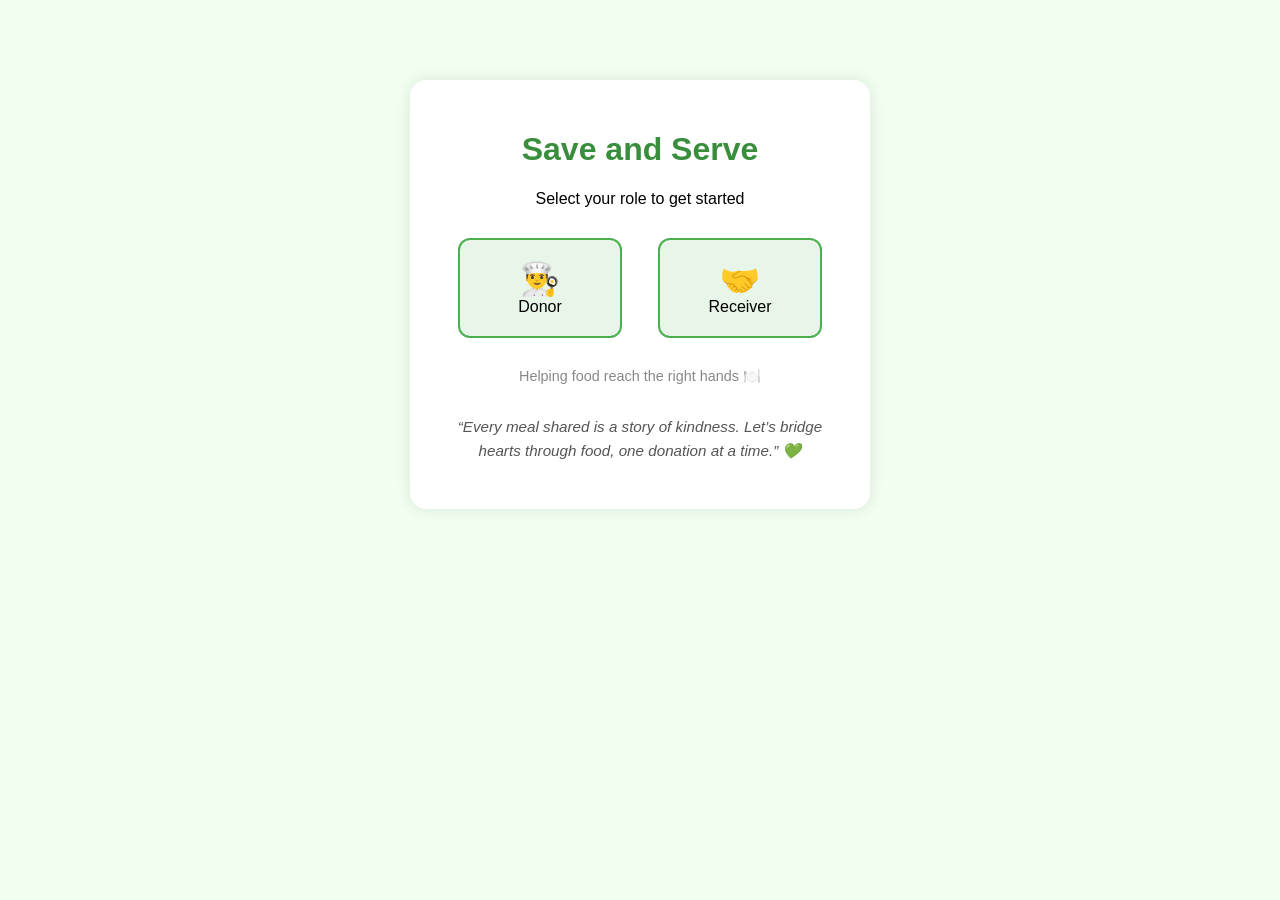
<file: index.html>
<!DOCTYPE html>
<html lang="en">

<head>
    <meta charset="UTF-8" />
    <meta name="viewport" content="width=device-width, initial-scale=1.0" />
    <title>Save and Serve</title>
    <link rel="stylesheet" href="style.css" />
    <link rel="manifest" href="manifest.json" />
    <meta name="theme-color" content="#4CAF50" />
    <style>
        body {
            font-family: 'Segoe UI', sans-serif;
            background: #f0fff0;
            margin: 0;
            padding: 0;
        }

        .container {
            max-width: 400px;
            margin: 80px auto;
            padding: 30px;
            background: #fff;
            border-radius: 16px;
            box-shadow: 0 0 15px rgba(0, 0, 0, 0.1);
            text-align: center;
        }

        h1 {
            color: #388E3C;
        }

        .role-option {
            display: flex;
            justify-content: space-around;
            margin-top: 30px;
        }

        .role-card {
            background: #e8f5e9;
            border: 2px solid #4CAF50;
            border-radius: 12px;
            padding: 20px;
            width: 120px;
            cursor: pointer;
            transition: all 0.3s;
        }

        .role-card:hover {
            background: #c8e6c9;
            transform: scale(1.05);
        }

        .role-card span {
            font-size: 2rem;
            display: block;
        }

        .footer-note {
            margin-top: 30px;
            font-size: 0.9rem;
            color: #888;
        }
    </style>
</head>

<body>
    <div class="container">
        <h1>Save and Serve</h1>
        <p>Select your role to get started</p>

        <div class="role-option">
            <div class="role-card" onclick="selectRole('donor')">
                <span>👨‍🍳</span>
                Donor
            </div>
            <div class="role-card" onclick="selectRole('receiver')">
                <span>🤝</span>
                Receiver
            </div>
        </div>

        <p class="footer-note">Helping food reach the right hands 🍽️</p>
        <p class="soul-message">
            “Every meal shared is a story of kindness. Let’s bridge hearts through food, one donation at a time.” 💚
        </p>

    </div>

    <script>
        function selectRole(role) {
            if (role === 'donor') {
                window.location.href = "donor.html";
            } else {
                window.location.href = "receiver-register.html"; // ⬅️ changed here
            }

        }

        // Register service worker
        if ('serviceWorker' in navigator) {
            navigator.serviceWorker.register('service-worker.js')
                .then(reg => console.log('✅ Service Worker Registered'))
                .catch(err => console.log('❌ Service Worker Failed', err));
        }
    </script>
</body>

</html>
</file>
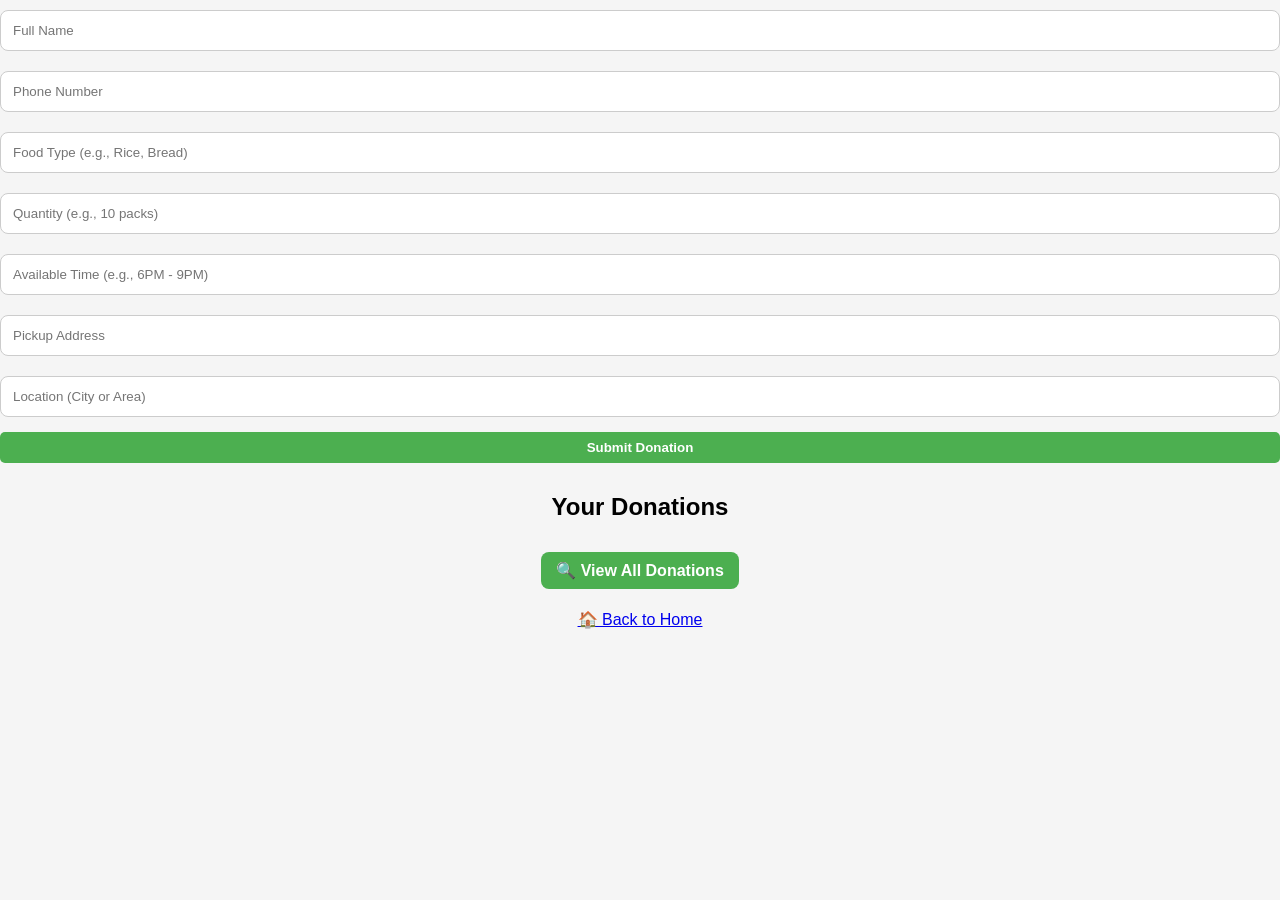
<file: donor.html>
<!-- donor.html -->
<!DOCTYPE html>
<html lang="en">

<head>
    <meta charset="UTF-8" />
    <meta name="viewport" content="width=device-width, initial-scale=1.0" />
    <title>Donor Form - Food Donation App</title>
    <link rel="stylesheet" href="style.css" />
</head>

<body>
    <form id="donorForm">
        <input type="text" id="donorName" placeholder="Full Name" required />
        <input type="tel" id="donorPhone" placeholder="Phone Number" required />
        <input type="text" id="foodType" placeholder="Food Type (e.g., Rice, Bread)" required />
        <input type="number" id="quantity" placeholder="Quantity (e.g., 10 packs)" required />
        <input type="text" id="availableTime" placeholder="Available Time (e.g., 6PM - 9PM)" required />
        <input type="text" id="pickupAddress" placeholder="Pickup Address" required />
        <input type="text" id="location" placeholder="Location (City or Area)" required />

        <button type="submit">Submit Donation</button>
    </form>
    <h2 style="text-align:center;">Your Donations</h2>
    <div id="donationList" class="donation-list"></div>

    <p id="thankYouMsg" style="display:none; color: green; text-align:center; margin-top:20px;">
        ✅ Thank you for your donation!
    </p>




    <p style="text-align:center; margin-top: 20px;">
        <a href="receiver.html" class="view-receiver-btn">🔍 View All Donations</a>
    </p>
    <script>
        const form = document.getElementById('donorForm');
        const thankYou = document.getElementById('thankYouMsg');

        form.addEventListener('submit', function (e) {
            e.preventDefault();

            const donorData = {
                name: document.getElementById('donorName').value,
                phone: document.getElementById('donorPhone').value,
                food: document.getElementById('foodType').value,
                quantity: document.getElementById('quantity').value,
                time: document.getElementById('availableTime').value,
                address: document.getElementById('pickupAddress').value,
                location: document.getElementById('location').value,
                claimed: false  // 👈 Add this new field
            };

            let donations = JSON.parse(localStorage.getItem('donations')) || [];
            donations.push(donorData);
            localStorage.setItem('donations', JSON.stringify(donations));

            thankYou.style.display = "block";
            form.reset();

            setTimeout(() => {
                renderDonations(); // 👈 Call to re-render the list
            }, 500);
        });

        // ⬇️ Paste this right after the above code
        function renderDonations() {
            const donationList = document.getElementById('donationList');
            donationList.innerHTML = ""; // Clear old list
            const donations = JSON.parse(localStorage.getItem('donations')) || [];

            donations.forEach((donation, index) => {
                const card = document.createElement('div');
                card.className = 'donation-card';
                card.innerHTML = `
      <h3>🍱 ${donation.food}</h3>
      <p><strong>Quantity:</strong> ${donation.quantity}</p>
      <p><strong>Available:</strong> ${donation.time}</p>
      <p><strong>Pickup Address:</strong> ${donation.address}</p>
      <p><strong>Status:</strong> ${donation.claimed ? "✅ Claimed" : "🟢 Available"}</p>

      <button ${donation.claimed ? 'disabled' : ''} onclick="markAsClaimed(${index})">
        ${donation.claimed ? 'Already Claimed' : 'Mark as Claimed'}
      </button>

      <button onclick="deleteDonation(${index})" style="margin-left:10px; background-color:#e74c3c; color:white;">
        ❌ Delete
      </button>
    `;
                donationList.appendChild(card);
            });
        }

        function markAsClaimed(index) {
            let donations = JSON.parse(localStorage.getItem('donations')) || [];
            donations[index].claimed = true;
            localStorage.setItem('donations', JSON.stringify(donations));
            renderDonations();
        }
        function deleteDonation(index) {
            let donations = JSON.parse(localStorage.getItem('donations')) || [];
            donations.splice(index, 1); // Remove the item at given index
            localStorage.setItem('donations', JSON.stringify(donations));
            renderDonations(); // Refresh the list
        }


        // Load on page start
        renderDonations();
    </script>

    <p style="text-align:center; margin-top: 30px;">
        <a href="index.html" class="home-btn">🏠 Back to Home</a>
    </p>


</body>

</html>
</file>
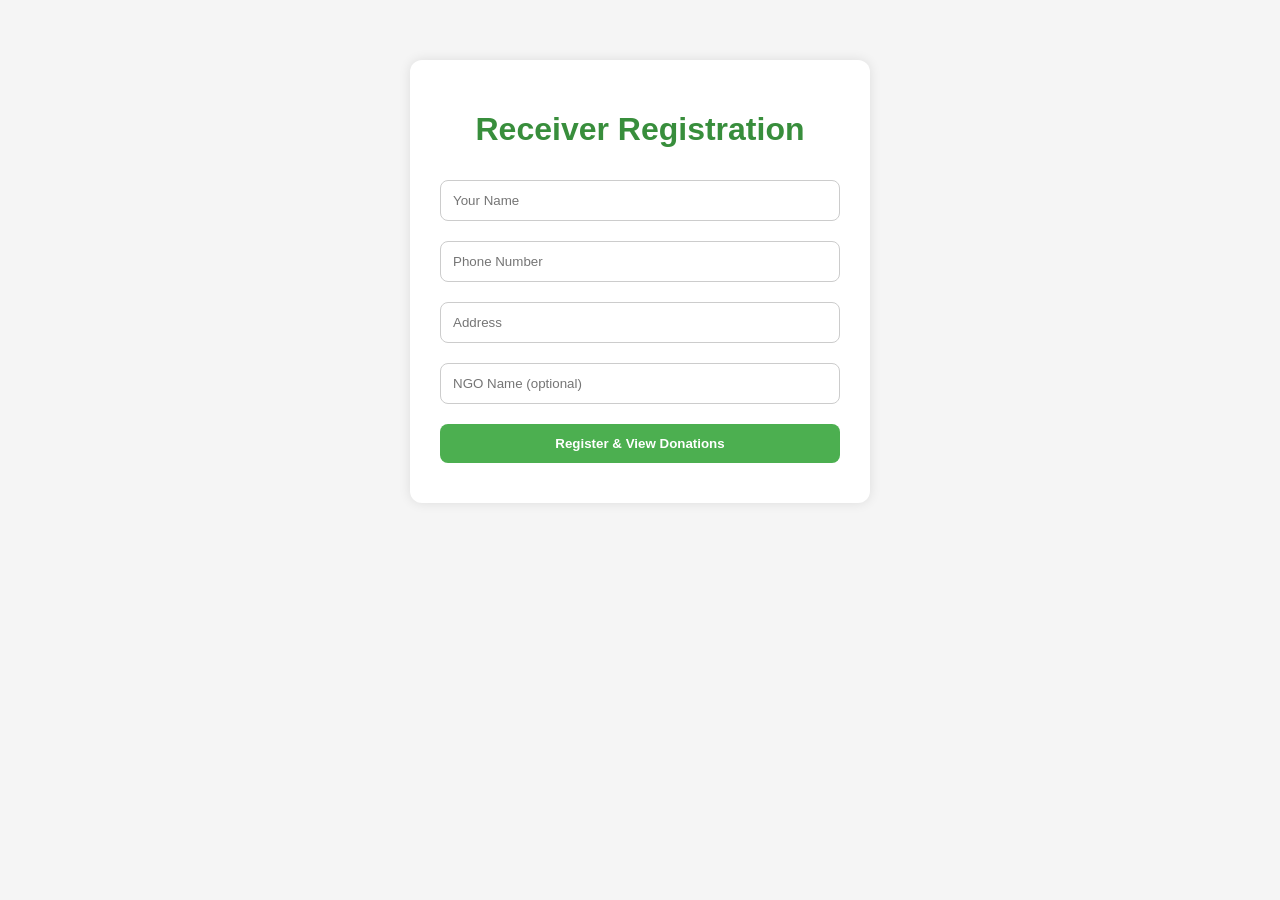
<file: receiver-register.html>
<!-- receiver-register.html -->
<!DOCTYPE html>
<html lang="en">

<head>
    <meta charset="UTF-8" />
    <meta name="viewport" content="width=device-width, initial-scale=1.0" />
    <title>Receiver Registration - Save and Serve</title>
    <link rel="stylesheet" href="style.css" />
    <style>
        .container {
            max-width: 400px;
            margin: 60px auto;
            background: #fff;
            padding: 30px;
            border-radius: 12px;
            box-shadow: 0 0 12px rgba(0, 0, 0, 0.1);
        }

        h1 {
            text-align: center;
            color: #388E3C;
        }

        form {
            display: flex;
            flex-direction: column;
        }

        input,
        button {
            padding: 12px;
            margin: 10px 0;
            border-radius: 8px;
            border: 1px solid #ccc;
        }

        button {
            background-color: #4CAF50;
            color: white;
            font-weight: bold;
            border: none;
            cursor: pointer;
        }

        button:hover {
            background-color: #388E3C;
        }
    </style>
</head>

<body>
    <div class="container">
        <h1>Receiver Registration</h1>
        <form id="receiverForm">
            <input type="text" id="receiverName" placeholder="Your Name" required />
            <input type="text" id="receiverPhone" placeholder="Phone Number" required />
            <input type="text" id="receiverAddress" placeholder="Address" required />
            <input type="text" id="ngoName" placeholder="NGO Name (optional)" />
            <button type="submit">Register & View Donations</button>
        </form>
    </div>

    <script>
        const form = document.getElementById("receiverForm");

        form.addEventListener("submit", function (e) {
            e.preventDefault();

            const receiverInfo = {
                name: document.getElementById("receiverName").value,
                phone: document.getElementById("receiverPhone").value,
                address: document.getElementById("receiverAddress").value,
                ngo: document.getElementById("ngoName").value
            };

            // Save receiver data in session
            sessionStorage.setItem("receiver", JSON.stringify(receiverInfo));

            // Redirect to receiver donation listing
            window.location.href = "receiver.html";
        });
    </script>
</body>

</html>
</file>
<file: style.css>
/* style.css */
body {
    font-family: 'Segoe UI', sans-serif;
    background: #f5f5f5;
    margin: 0;
    padding: 0;
}

.container {
    max-width: 400px;
    margin: 50px auto;
    background: white;
    padding: 30px;
    border-radius: 12px;
    box-shadow: 0 0 10px rgba(0, 0, 0, 0.1);
}

h1 {
    text-align: center;
    color: #4CAF50;
}

form {
    display: flex;
    flex-direction: column;
}

input,
select,
button {
    margin: 10px 0;
    padding: 12px;
    border: 1px solid #ccc;
    border-radius: 8px;
}

textarea {
    margin: 10px 0;
    padding: 12px;
    border: 1px solid #ccc;
    border-radius: 8px;
    font-family: 'Segoe UI', sans-serif;
    font-size: 1rem;
    resize: vertical;
    /* allows the user to resize the box vertically only */
    min-height: 80px;
}


button {
    background-color: #4CAF50;
    color: white;
    border: none;
    font-weight: bold;
    cursor: pointer;
}

button:hover {
    background-color: #45a049;
}

.donation-list {
    display: flex;
    flex-direction: column;
    gap: 20px;
    margin-top: 20px;
}

.donation-card {
    background: #f9f9f9;
    border-left: 6px solid #4CAF50;
    padding: 15px;
    border-radius: 10px;
    box-shadow: 0 2px 5px rgba(0, 0, 0, 0.1);
}

.claim-btn {
    background-color: #4CAF50;
    color: white;
    padding: 10px;
    border: none;
    margin-top: 10px;
    border-radius: 8px;
    cursor: pointer;
    font-weight: bold;
}

.claim-btn:hover {
    background-color: #388E3C;
}

.view-receiver-btn {
    background-color: #4CAF50;
    color: white;
    padding: 10px 15px;
    border-radius: 8px;
    text-decoration: none;
    font-weight: bold;
    transition: background 0.3s;
}

.view-receiver-btn:hover {
    background-color: #388E3C;
}

button {
    padding: 8px 12px;
    margin-top: 5px;
    border: none;
    border-radius: 5px;
    cursor: pointer;
}

button:hover {
    opacity: 0.9;
}

.soul-message {
    margin-top: 30px;
    font-style: italic;
    color: #555;
    font-size: 0.95rem;
    line-height: 1.6;
}
</file>
